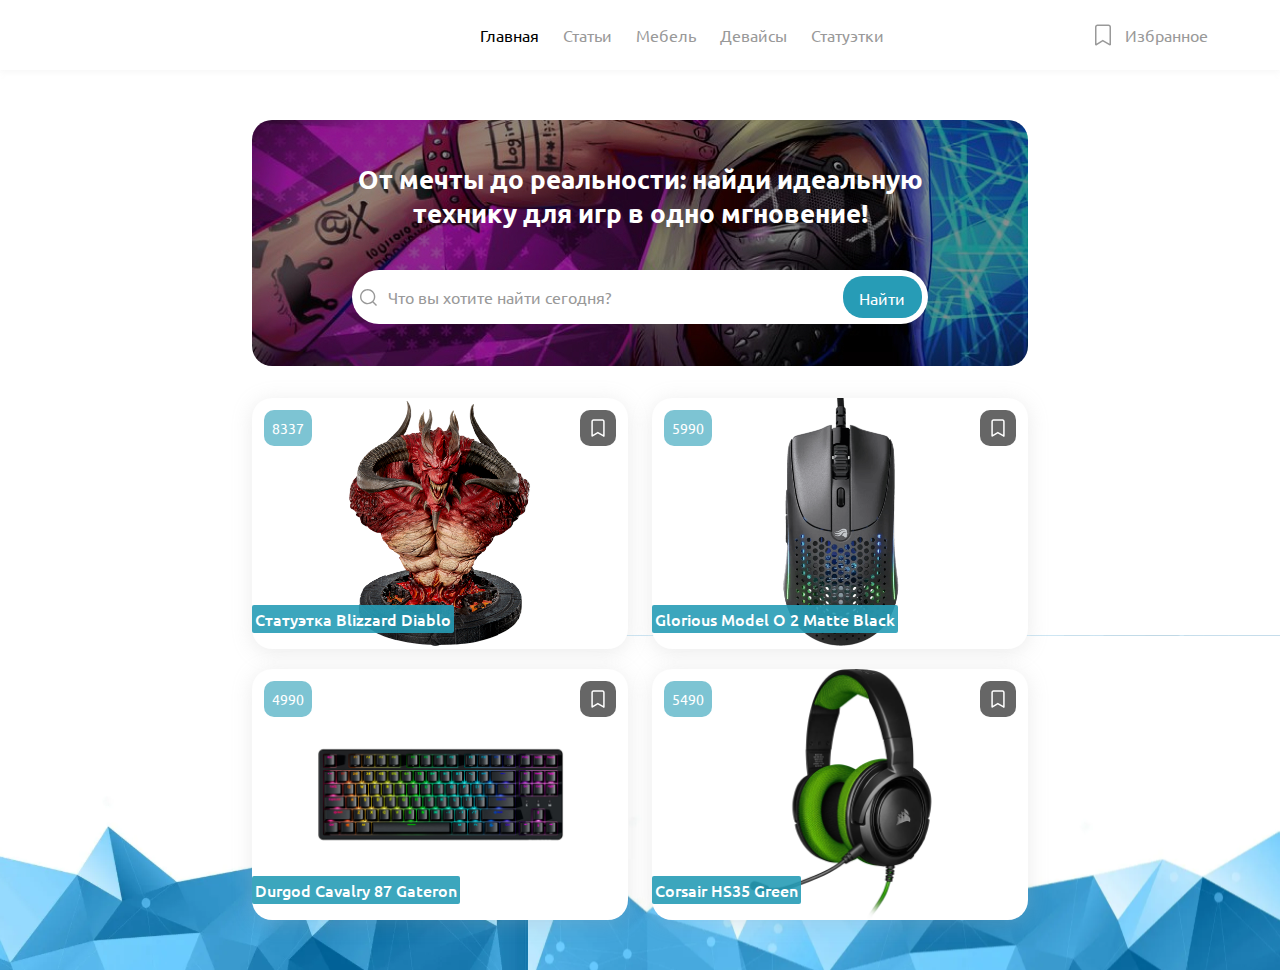
<file: index.html>
<!DOCTYPE html>
<html lang="ru">
  <head>
    <meta charset="UTF-8" />
    <meta name="viewport" content="width=device-width, initial-scale=1.0" />
    <title>Game</title>

    <link rel="stylesheet" href="./css/reset.css" />
    <link rel="stylesheet" href="./css/style.css" />

    <link rel="preconnect" href="https://fonts.googleapis.com" />
    <link rel="preconnect" href="https://fonts.gstatic.com" crossorigin />
    <link
      href="https://fonts.googleapis.com/css2?family=Ubuntu:ital,wght@0,300;0,400;0,500;0,700;1,300;1,400;1,500;1,700&display=swap"
      rel="stylesheet"
    />
  </head>
  <body>
    <header>
      <a href="./index.html"><img src="./img/logo.svg" alt="LOGO" /></a>
      <nav class="header__menu">
        <ul>
          <li><a href="./index.html">Главная</a></li>
          <li><a href="./article.html">Статьи</a></li>
          <li><a href="./furniture.html">Мебель</a></li>
          <li><a href="./device.html">Девайсы</a></li>
          <li><a href="./figurines.html">Статуэтки</a></li>
        </ul>
      </nav>
      <div class="header__favorite">
        <img src="./img/закладка.svg" alt="закладка" />
        <a href="">Избранное</a>
      </div>
      <a href=""><img src="./img/акк.svg" alt="аккаунт" /></a>
    </header>
    <main>
      <div class="wrapper">
        <div class="wrapper__search">
          <h1>
            От мечты до реальности: найди идеальную технику для игр в одно
            мгновение!
          </h1>
          <div class="wrapper__search-block">
            <img src="/img/поиск.svg" alt="поиск" width="17" height="17" />
            <input
              type="text"
              placeholder="Что вы хотите найти сегодня?"
            />
            <button>Найти</button>
          </div>
        </div>
        <div class="wrapper__content">
          <div class="wrapper__content-item">
            <a href="./figurineOne.html"></a>
            <div class="wrapper__content-cost">
              <span>8337</span>
            </div>
            <img src="/img/избранное.svg" alt="" />
            <h2>Статуэтка Blizzard Diablo</h2>
          </div>
          <div class="wrapper__content-item">
            <a href=""></a>
            <div class="wrapper__content-cost">
              <span>5990</span>
            </div>
            <img src="/img/избранное.svg" alt="" />
            <h2>Glorious Model O 2 Matte Black</h2>
          </div>
          <div class="wrapper__content-item">
            <a href=""></a>
            <div class="wrapper__content-cost">
              <span>4990</span>
            </div>
            <img src="/img/избранное.svg" alt="" />
            <h2>Durgod Cavalry 87 Gateron</h2>
          </div>
          <div class="wrapper__content-item">
            <a href=""></a>
            <div class="wrapper__content-cost">
              <span>5490</span>
            </div>
            <img src="/img/избранное.svg" alt="" />
            <h2>Corsair HS35 Green</h2>
          </div>
        </div>
      </div>
    </main>
    <img class="backgroundBottom" src="./img/backgroundBottom.svg" alt="" />
  </body>
</html>
</file>
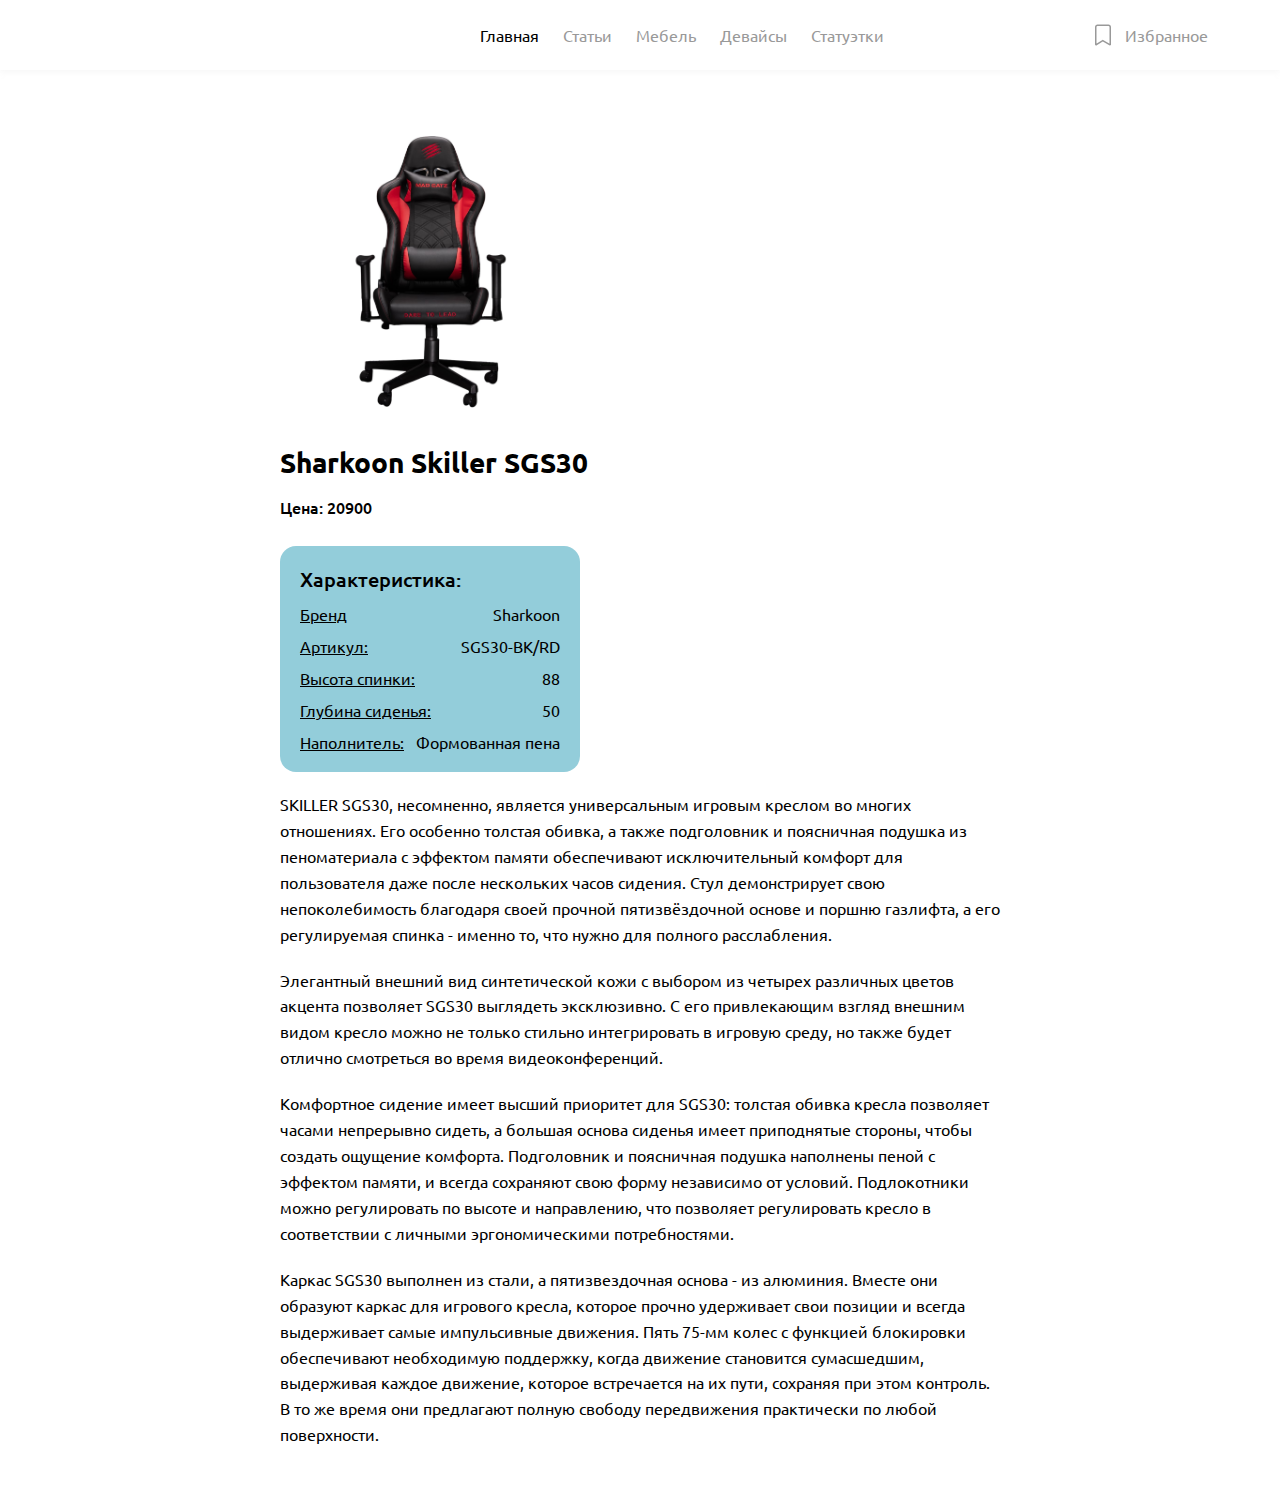
<file: armchair.html>
<!DOCTYPE html>
<html lang="ru">
<head>
  <meta charset="UTF-8">
  <meta name="viewport" content="width=device-width, initial-scale=1.0">
  <title>Game</title>

  <link rel="stylesheet" href="./css/reset.css">
  <link rel="stylesheet" href="./css/style.css">
  <link rel="stylesheet" href="./css/figurineOne.css">

  <link rel="preconnect" href="https://fonts.googleapis.com">
  <link rel="preconnect" href="https://fonts.gstatic.com" crossorigin>
  <link href="https://fonts.googleapis.com/css2?family=Ubuntu:ital,wght@0,300;0,400;0,500;0,700;1,300;1,400;1,500;1,700&display=swap" rel="stylesheet">
</head>
<body>
  <header>
    <a href="./index.html"><img src="./img/logo.svg" alt="LOGO" /></a>
    <nav class="header__menu">
      <ul>
        <li><a href="./index.html">Главная</a></li>
        <li><a href="./article.html">Статьи</a></li>
        <li><a href="./furniture.html">Мебель</a></li>
        <li><a href="./device.html">Девайсы</a></li>
        <li><a href="./figurines.html">Статуэтки</a></li>
      </ul>
    </nav>
    <div class="header__favorite">
      <img src="./img/закладка.svg" alt="закладка" />
      <a href="">Избранное</a>
    </div>
    <a href=""><img src="./img/акк.svg" alt="аккаунт" /></a>
  </header>
  <main>
    <div class="wrapper">
      <img src="./img/furniture/1.jpg" alt="">
      <h4>Sharkoon Skiller SGS30</h4>
      <div class="wrapper__complex">
        <div class="wrapper__complex-cost">
          <h5>Цена: 20900</h4>
        </div>
      </div>
      <div class="wrapper__сharacteristic">
        <h6>Характеристика:</h6>
        <div class="wrapper__сharacteristic-item">
          <span>Бренд</span>
          <span>Sharkoon</span>
        </div>
        <div class="wrapper__сharacteristic-item">
          <span>Артикул:</span>
          <span>SGS30-BK/RD</span>
        </div>
        <div class="wrapper__сharacteristic-item">
          <span>Высота спинки:</span>
          <span>88</span>
        </div>
        <div class="wrapper__сharacteristic-item">
          <span>Глубина сиденья:</span>
          <span>50</span>
        </div>
        <div class="wrapper__сharacteristic-item">
          <span>Наполнитель:</span>
          <span>Формованная пена</span>
        </div>
      </div>
      <p>SKILLER SGS30, несомненно, является универсальным игровым креслом во многих отношениях. Его особенно толстая обивка, а также подголовник и поясничная подушка из пеноматериала с эффектом памяти обеспечивают исключительный комфорт для пользователя даже после нескольких часов сидения. Стул демонстрирует свою непоколебимость благодаря своей прочной пятизвёздочной основе и поршню газлифта, а его регулируемая спинка - именно то, что нужно для полного расслабления.</p>
      <p>Элегантный внешний вид синтетической кожи с выбором из четырех различных цветов акцента позволяет SGS30 выглядеть эксклюзивно. С его привлекающим взгляд внешним видом кресло можно не только стильно интегрировать в игровую среду, но также будет отлично смотреться во время видеоконференций.</p>
      <p>Комфортное сидение имеет высший приоритет для SGS30: толстая обивка кресла позволяет часами непрерывно сидеть, а большая основа сиденья имеет приподнятые стороны, чтобы создать ощущение комфорта. Подголовник и поясничная подушка наполнены пеной с эффектом памяти, и всегда сохраняют свою форму независимо от условий. Подлокотники можно регулировать по высоте и направлению, что позволяет регулировать кресло в соответствии с личными эргономическими потребностями.</p>
      <p>Каркас SGS30 выполнен из стали, а пятизвездочная основа - из алюминия. Вместе они образуют каркас для игрового кресла, которое прочно удерживает свои позиции и всегда выдерживает самые импульсивные движения. Пять 75-мм колес с функцией блокировки обеспечивают необходимую поддержку, когда движение становится сумасшедшим, выдерживая каждое движение, которое встречается на их пути, сохраняя при этом контроль. В то же время они предлагают полную свободу передвижения практически по любой поверхности.</p>
    </div>
  </main>
</body>
</html>
</file>
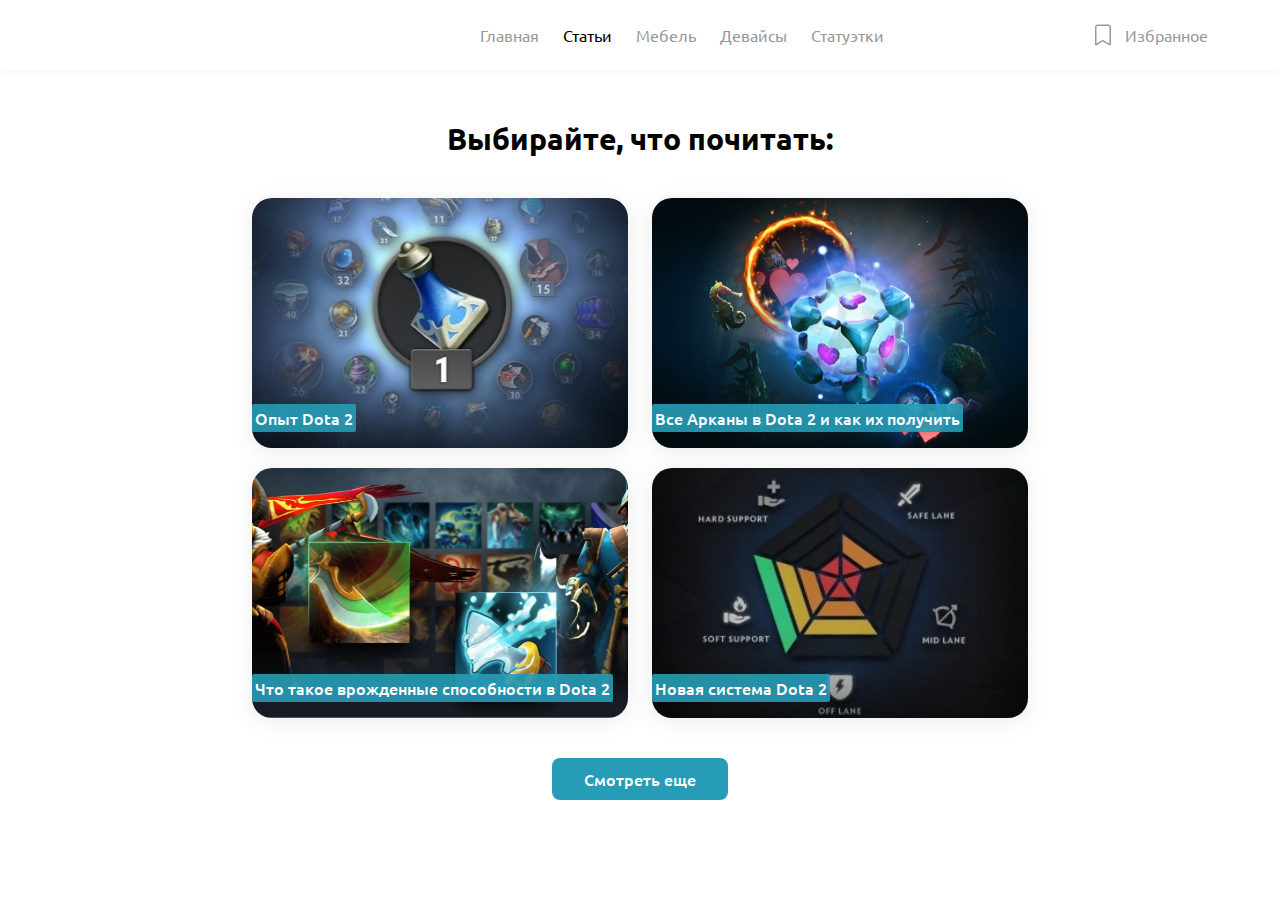
<file: article.html>
<!DOCTYPE html>
<html lang="ru">
<head>
  <meta charset="UTF-8">
  <meta name="viewport" content="width=device-width, initial-scale=1.0">
  <title>Game</title>

  <link rel="stylesheet" href="./css/reset.css">
  <link rel="stylesheet" href="./css/style.css">
  <link rel="stylesheet" href="./css/article.css">

  <link rel="preconnect" href="https://fonts.googleapis.com">
  <link rel="preconnect" href="https://fonts.gstatic.com" crossorigin>
  <link href="https://fonts.googleapis.com/css2?family=Ubuntu:ital,wght@0,300;0,400;0,500;0,700;1,300;1,400;1,500;1,700&display=swap" rel="stylesheet">
</head>
<body>
  <header>
    <a href="./index.html"><img src="./img/logo.svg" alt="LOGO" /></a>
    <nav class="header__menu">
      <ul>
        <li><a href="./index.html">Главная</a></li>
        <li><a href="./article.html">Статьи</a></li>
        <li><a href="./furniture.html">Мебель</a></li>
        <li><a href="./device.html">Девайсы</a></li>
        <li><a href="./figurines.html">Статуэтки</a></li>
      </ul>
    </nav>
    <div class="header__favorite">
      <img src="./img/закладка.svg" alt="закладка" />
      <a href="">Избранное</a>
    </div>
    <a href=""><img src="./img/акк.svg" alt="аккаунт" /></a>
  </header>
  <main>
    <div class="wrapper">
      <h3>Выбирайте, что почитать:</h3>
      <div class="wrapper__content">
        <div class="wrapper__content-item">
          <a href="./articleOne.html"></a>
          <h2>Опыт Dota 2</h2>
        </div>
        <div class="wrapper__content-item">
          <a href=""></a>
          <h2>Все Арканы в Dota 2 и как их получить</h2>
        </div>
        <div class="wrapper__content-item">
          <a href=""></a>
          <h2>Что такое врожденные способности в Dota 2</h2>
        </div>
        <div class="wrapper__content-item">
          <a href=""></a>
          <h2>Новая система Dota 2</h2>
        </div>
      </div>
      <button>Смотреть еще</button>
    </div>
  </main>
</body>
</html>
</file>
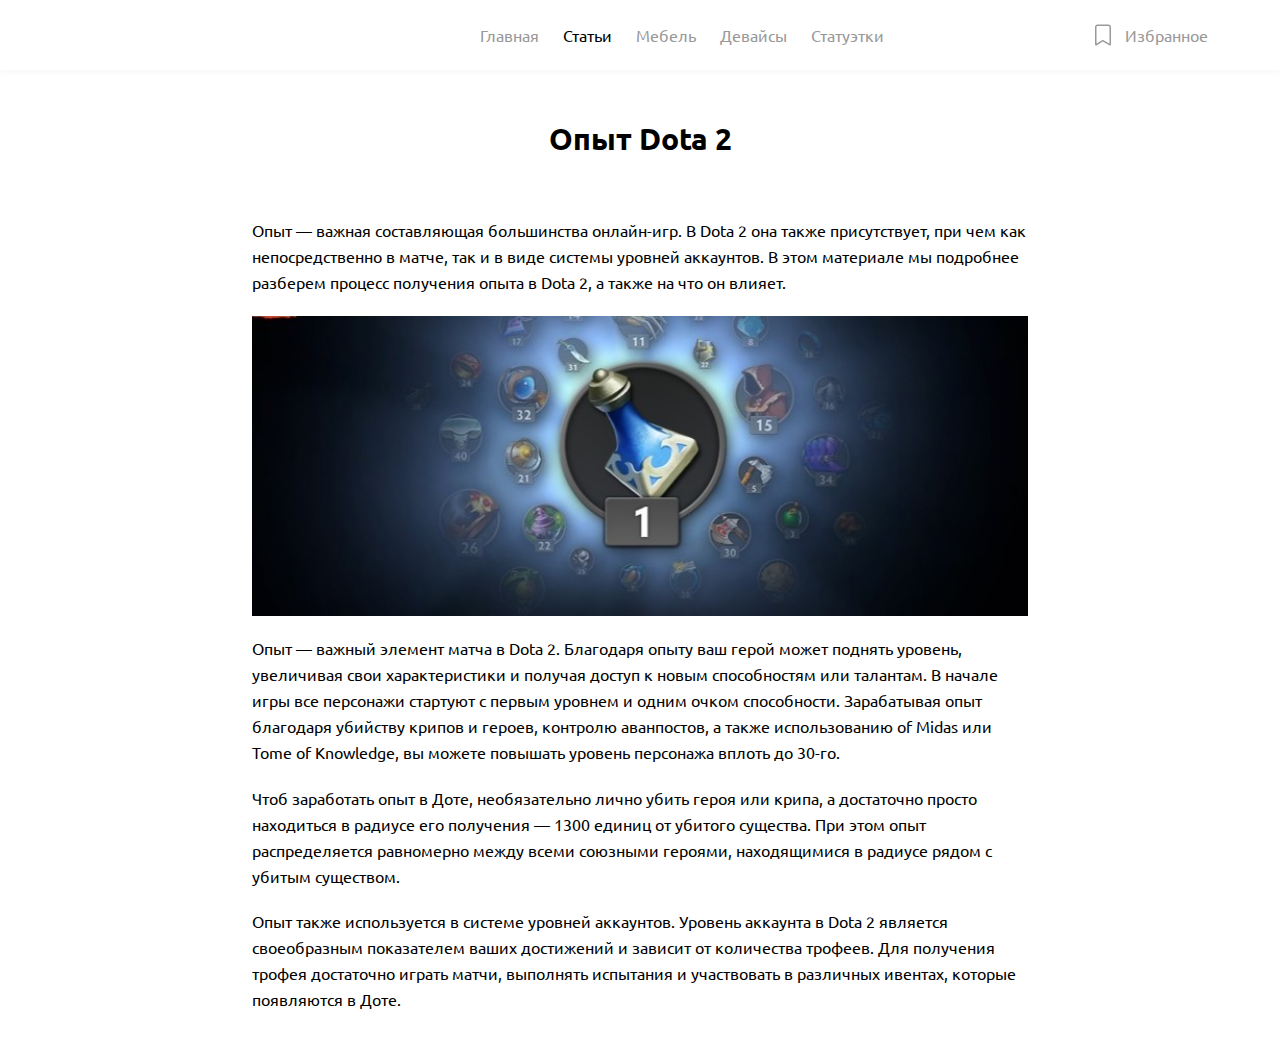
<file: articleOne.html>
<!DOCTYPE html>
<html lang="ru">
<head>
  <meta charset="UTF-8">
  <meta name="viewport" content="width=device-width, initial-scale=1.0">
  <title>Game</title>

  <link rel="stylesheet" href="./css/reset.css">
  <link rel="stylesheet" href="./css/style.css">
  <link rel="stylesheet" href="./css/arcticleOne.css">

  <link rel="preconnect" href="https://fonts.googleapis.com">
  <link rel="preconnect" href="https://fonts.gstatic.com" crossorigin>
  <link href="https://fonts.googleapis.com/css2?family=Ubuntu:ital,wght@0,300;0,400;0,500;0,700;1,300;1,400;1,500;1,700&display=swap" rel="stylesheet">
</head>
<body>
  <header>
    <a href="./index.html"><img src="./img/logo.svg" alt="LOGO" /></a>
    <nav class="header__menu">
      <ul>
        <li><a href="./index.html">Главная</a></li>
        <li><a href="./article.html">Статьи</a></li>
        <li><a href="./furniture.html">Мебель</a></li>
        <li><a href="./device.html">Девайсы</a></li>
        <li><a href="./figurines.html">Статуэтки</a></li>
      </ul>
    </nav>
    <div class="header__favorite">
      <img src="./img/закладка.svg" alt="закладка" />
      <a href="">Избранное</a>
    </div>
    <a href=""><img src="./img/акк.svg" alt="аккаунт" /></a>
  </header>
  <main>
    <div class="wrapper">
      <h3>Опыт Dota 2</h3>
      <p>Опыт — важная составляющая большинства онлайн-игр. В Dota 2 она также присутствует, при чем как непосредственно в матче, так и в виде системы уровней аккаунтов. В этом материале мы подробнее разберем процесс получения опыта в Dota 2, а также на что он влияет.</p>
      <img src="./img/article/dota2.jpg" alt="">
      <p>Опыт — важный элемент матча в Dota 2. Благодаря опыту ваш герой может поднять уровень, увеличивая свои характеристики и получая доступ к новым способностям или талантам. В начале игры все персонажи стартуют с первым уровнем и одним очком способности. Зарабатывая опыт благодаря убийству крипов и героев, контролю аванпостов, а также использованию of Midas или Tome of Knowledge, вы можете повышать уровень персонажа вплоть до 30-го.</p>
      <p>Чтоб заработать опыт в Доте, необязательно лично убить героя или крипа, а достаточно просто находиться в радиусе его получения — 1300 единиц от убитого существа. При этом опыт распределяется равномерно между всеми союзными героями, находящимися в радиусе рядом с убитым существом. </p>
      <p>Опыт также используется в системе уровней аккаунтов. Уровень аккаунта в Dota 2 является своеобразным показателем ваших достижений и зависит от количества трофеев. Для получения трофея достаточно играть матчи, выполнять испытания и участвовать в различных ивентах, которые появляются в Доте.</p>
    </div>
  </main>
</body>
</html>
</file>
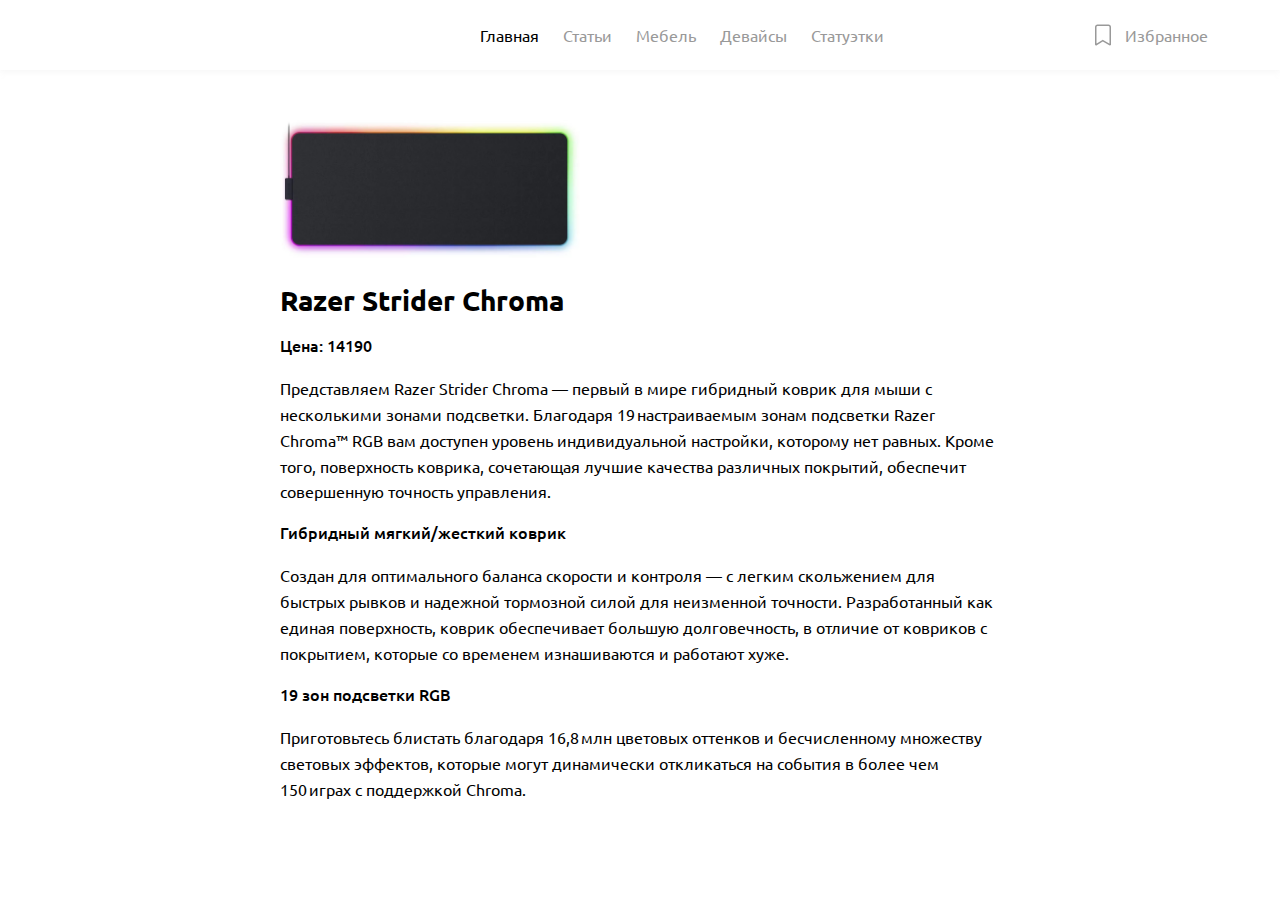
<file: carpet.html>
<!DOCTYPE html>
<html lang="ru">
<head>
  <meta charset="UTF-8">
  <meta name="viewport" content="width=device-width, initial-scale=1.0">
  <title>Game</title>

  <link rel="stylesheet" href="./css/reset.css">
  <link rel="stylesheet" href="./css/style.css">
  <link rel="stylesheet" href="./css/figurineOne.css">

  <link rel="preconnect" href="https://fonts.googleapis.com">
  <link rel="preconnect" href="https://fonts.gstatic.com" crossorigin>
  <link href="https://fonts.googleapis.com/css2?family=Ubuntu:ital,wght@0,300;0,400;0,500;0,700;1,300;1,400;1,500;1,700&display=swap" rel="stylesheet">
</head>
<body>
  <header>
    <a href="./index.html"><img src="./img/logo.svg" alt="LOGO" /></a>
    <nav class="header__menu">
      <ul>
        <li><a href="./index.html">Главная</a></li>
        <li><a href="./article.html">Статьи</a></li>
        <li><a href="./furniture.html">Мебель</a></li>
        <li><a href="./device.html">Девайсы</a></li>
        <li><a href="./figurines.html">Статуэтки</a></li>
      </ul>
    </nav>
    <div class="header__favorite">
      <img src="./img/закладка.svg" alt="закладка" />
      <a href="">Избранное</a>
    </div>
    <a href=""><img src="./img/акк.svg" alt="аккаунт" /></a>
  </header>
  <main>
    <div class="wrapper">
      <img src="./img/device/1.jpg" alt="">
      <h4>Razer Strider Chroma</h4>
      <div class="wrapper__complex">
        <div class="wrapper__complex-cost">
          <h5>Цена: 14190</h4>
        </div>
      </div>
      <p>Представляем Razer Strider Chroma — первый в мире гибридный коврик для мыши с несколькими зонами подсветки. Благодаря 19 настраиваемым зонам подсветки Razer Chroma™ RGB вам доступен уровень индивидуальной настройки, которому нет равных. Кроме того, поверхность коврика, сочетающая лучшие качества различных покрытий, обеспечит совершенную точность управления.</p>
      <h5>Гибридный мягкий/жесткий коврик</h5>
      <p>Cоздан для оптимального баланса скорости и контроля — с легким скольжением для быстрых рывков и надежной тормозной силой для неизменной точности. Разработанный как единая поверхность, коврик обеспечивает большую долговечность, в отличие от ковриков с покрытием, которые со временем изнашиваются и работают хуже.</p>
      <h5>19 зон подсветки RGB</h5>
      <p>Приготовьтесь блистать благодаря 16,8 млн цветовых оттенков и бесчисленному множеству световых эффектов, которые могут динамически откликаться на события в более чем 150 играх с поддержкой Chroma.</p>
    </div>
  </main>
</body>
</html>
</file>
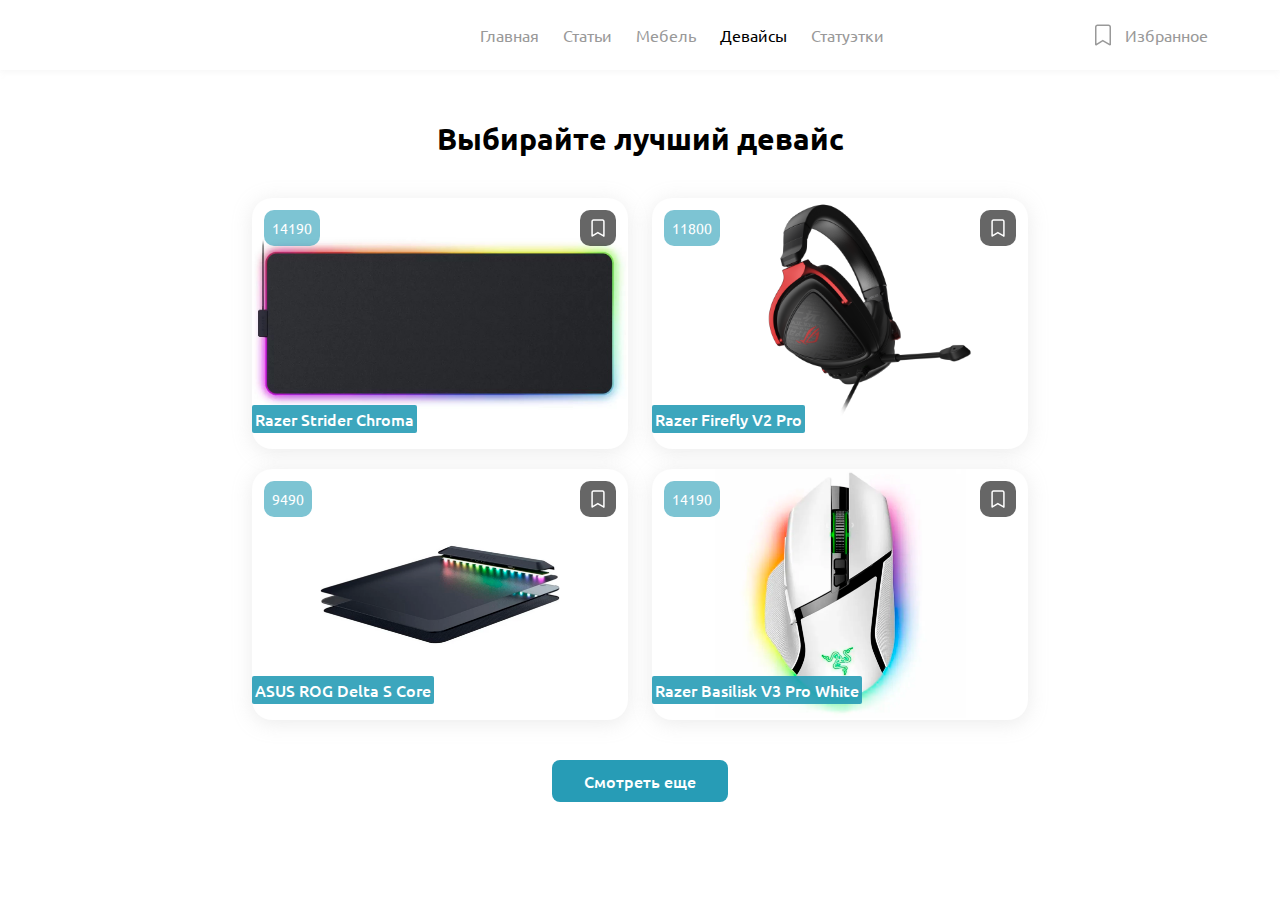
<file: device.html>
<!DOCTYPE html>
<html lang="ru">
<head>
  <meta charset="UTF-8">
  <meta name="viewport" content="width=device-width, initial-scale=1.0">
  <title>Game</title>

  <link rel="stylesheet" href="./css/reset.css">
  <link rel="stylesheet" href="./css/style.css">
  <link rel="stylesheet" href="./css/device.css">

  <link rel="preconnect" href="https://fonts.googleapis.com">
  <link rel="preconnect" href="https://fonts.gstatic.com" crossorigin>
  <link href="https://fonts.googleapis.com/css2?family=Ubuntu:ital,wght@0,300;0,400;0,500;0,700;1,300;1,400;1,500;1,700&display=swap" rel="stylesheet">
</head>
<body>
  <header>
    <a href="./index.html"><img src="./img/logo.svg" alt="LOGO" /></a>
    <nav class="header__menu">
      <ul>
        <li><a href="./index.html">Главная</a></li>
        <li><a href="./article.html">Статьи</a></li>
        <li><a href="./furniture.html">Мебель</a></li>
        <li><a href="./device.html">Девайсы</a></li>
        <li><a href="./figurines.html">Статуэтки</a></li>
      </ul>
    </nav>
    <div class="header__favorite">
      <img src="./img/закладка.svg" alt="закладка" />
      <a href="">Избранное</a>
    </div>
    <a href=""><img src="./img/акк.svg" alt="аккаунт" /></a>
  </header>
  <main>
    <div class="wrapper">
      <h3>Выбирайте лучший девайс</h3>
      <div class="wrapper__content">
        <div class="wrapper__content-item">
          <a href="./carpet.html"></a>
          <div class="wrapper__content-cost">

            <span>14190</span>
          </div>
          <img src="/img/избранное.svg" alt="">
          <h2>Razer Strider Chroma</h2>
        </div>
        <div class="wrapper__content-item">
          <a href=""></a>
          <div class="wrapper__content-cost">

            <span>11800</span>
          </div>
          <img src="/img/избранное.svg" alt="">
          <h2>Razer Firefly V2 Pro</h2>
        </div>
        <div class="wrapper__content-item">
          <a href=""></a>
          <div class="wrapper__content-cost">

            <span>9490</span>
          </div>
          <img src="/img/избранное.svg" alt="">
          <h2>ASUS ROG Delta S Сore</h2>
        </div>
        <div class="wrapper__content-item">
          <a href=""></a>
          <div class="wrapper__content-cost">

            <span>14190</span>
          </div>
          <img src="/img/избранное.svg" alt="">
          <h2>Razer Basilisk V3 Pro White</h2>
        </div>
      </div>
      <button>Смотреть еще</button>
    </div>
  </main>
</body>
</html>
</file>
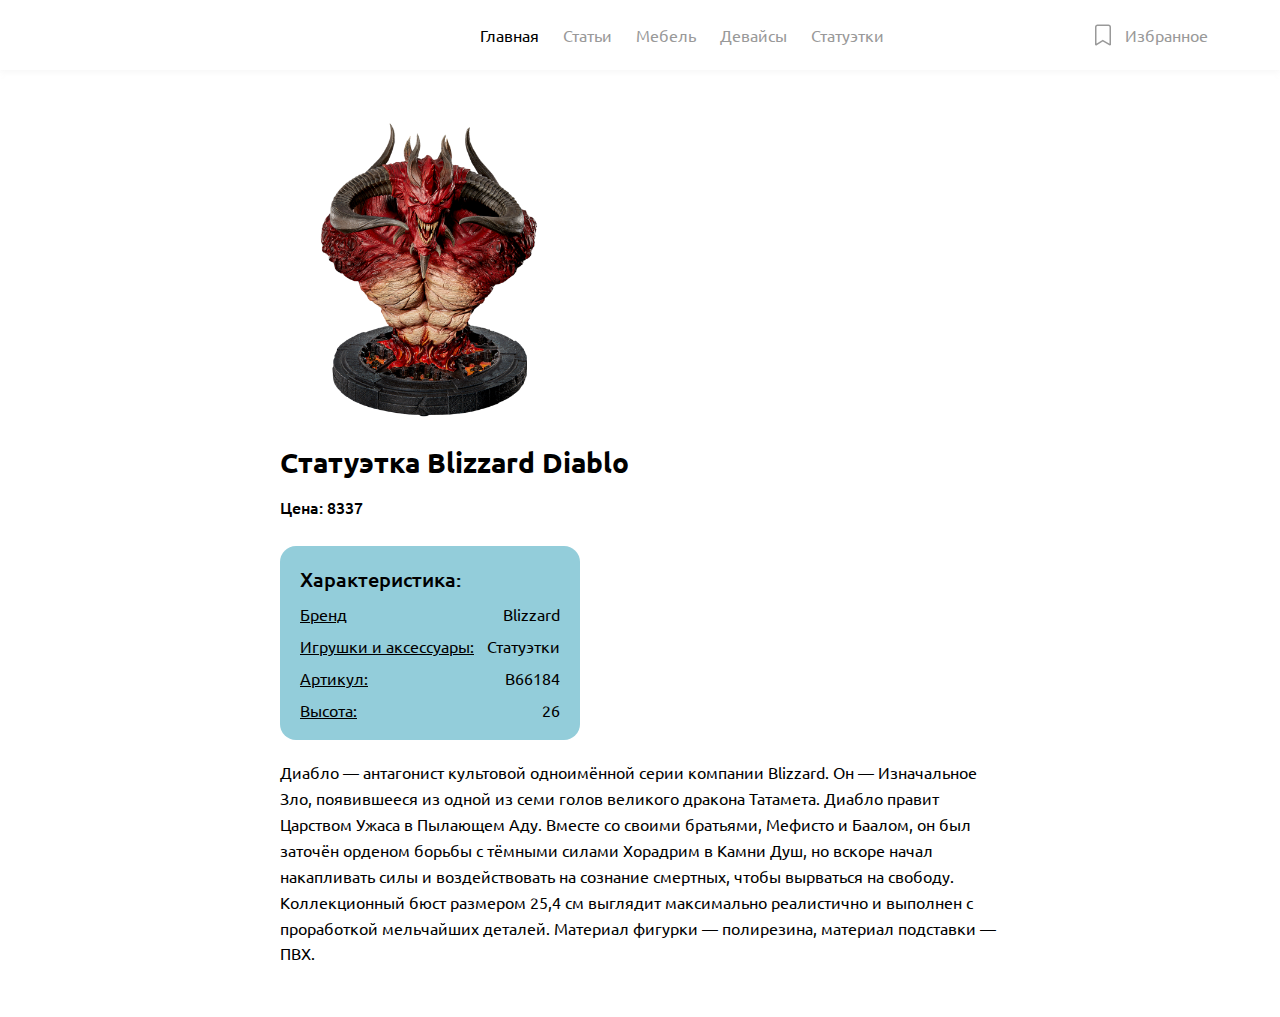
<file: figurineOne.html>
<!DOCTYPE html>
<html lang="ru">
<head>
  <meta charset="UTF-8">
  <meta name="viewport" content="width=device-width, initial-scale=1.0">
  <title>Game</title>

  <link rel="stylesheet" href="./css/reset.css">
  <link rel="stylesheet" href="./css/style.css">
  <link rel="stylesheet" href="./css/figurineOne.css">

  <link rel="preconnect" href="https://fonts.googleapis.com">
  <link rel="preconnect" href="https://fonts.gstatic.com" crossorigin>
  <link href="https://fonts.googleapis.com/css2?family=Ubuntu:ital,wght@0,300;0,400;0,500;0,700;1,300;1,400;1,500;1,700&display=swap" rel="stylesheet">
</head>
<body>
  <header>
    <a href="./index.html"><img src="./img/logo.svg" alt="LOGO" /></a>
    <nav class="header__menu">
      <ul>
        <li><a href="./index.html">Главная</a></li>
        <li><a href="./article.html">Статьи</a></li>
        <li><a href="./furniture.html">Мебель</a></li>
        <li><a href="./device.html">Девайсы</a></li>
        <li><a href="./figurines.html">Статуэтки</a></li>
      </ul>
    </nav>
    <div class="header__favorite">
      <img src="./img/закладка.svg" alt="закладка" />
      <a href="">Избранное</a>
    </div>
    <a href=""><img src="./img/акк.svg" alt="аккаунт" /></a>
  </header>
  <main>
    <div class="wrapper">
      <img src="./img/main/фото.png" alt="">
      <h4>Статуэтка Blizzard Diablo</h4>
      <div class="wrapper__complex">
        <div class="wrapper__complex-cost">
          <h5>Цена: 8337</h4>
        </div>
      </div>
      <div class="wrapper__сharacteristic">
        <h6>Характеристика:</h6>
        <div class="wrapper__сharacteristic-item">
          <span>Бренд</span>
          <span>Blizzard</span>
        </div>
        <div class="wrapper__сharacteristic-item">
          <span>Игрушки и аксессуары:</span>
          <span>Статуэтки</span>
        </div>
        <div class="wrapper__сharacteristic-item">
          <span>Артикул:</span>
          <span>B66184</span>
        </div>
        <div class="wrapper__сharacteristic-item">
          <span>Высота:</span>
          <span>26</span>
        </div>
      </div>
      <p>Диабло — антагонист культовой одноимённой серии компании Blizzard. Он — Изначальное Зло, появившееся из одной из семи голов великого дракона Татамета. Диабло правит Царством Ужаса в Пылающем Аду. Вместе со своими братьями, Мефисто и Баалом, он был заточён орденом борьбы с тёмными силами Хорадрим в Камни Душ, но вскоре начал накапливать силы и воздействовать на сознание смертных, чтобы вырваться на свободу.

        Коллекционный бюст размером 25,4 см выглядит максимально реалистично и выполнен с проработкой мельчайших деталей. Материал фигурки — полирезина, материал подставки — ПВХ.</p>
    </div>
  </main>
</body>
</html>
</file>
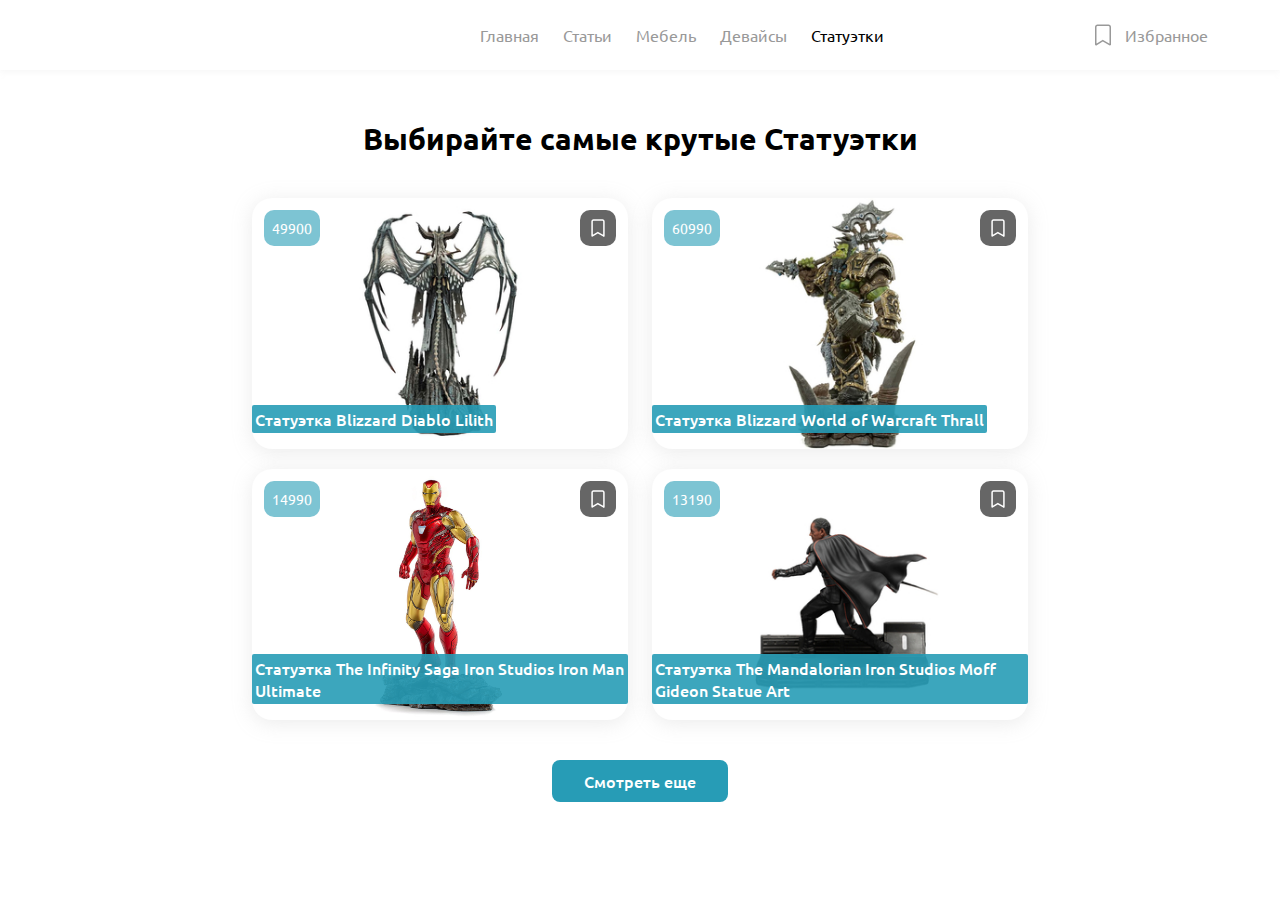
<file: figurines.html>
<!DOCTYPE html>
<html lang="ru">
<head>
  <meta charset="UTF-8">
  <meta name="viewport" content="width=device-width, initial-scale=1.0">
  <title>Game</title>

  <link rel="stylesheet" href="./css/reset.css">
  <link rel="stylesheet" href="./css/style.css">
  <link rel="stylesheet" href="./css/figurines.css">

  <link rel="preconnect" href="https://fonts.googleapis.com">
  <link rel="preconnect" href="https://fonts.gstatic.com" crossorigin>
  <link href="https://fonts.googleapis.com/css2?family=Ubuntu:ital,wght@0,300;0,400;0,500;0,700;1,300;1,400;1,500;1,700&display=swap" rel="stylesheet">
</head>
<body>
  <header>
    <a href="./index.html"><img src="./img/logo.svg" alt="LOGO" /></a>
    <nav class="header__menu">
      <ul>
        <li><a href="./index.html">Главная</a></li>
        <li><a href="./article.html">Статьи</a></li>
        <li><a href="./furniture.html">Мебель</a></li>
        <li><a href="./device.html">Девайсы</a></li>
        <li><a href="./figurines.html">Статуэтки</a></li>
      </ul>
    </nav>
    <div class="header__favorite">
      <img src="./img/закладка.svg" alt="закладка" />
      <a href="">Избранное</a>
    </div>
    <a href=""><img src="./img/акк.svg" alt="аккаунт" /></a>
  </header>
  <main>
    <div class="wrapper">
      <h3>Выбирайте самые крутые Статуэтки</h3>
      <div class="wrapper__content">
        <div class="wrapper__content-item">
          <a href="./figurineTwo.html"></a>
          <div class="wrapper__content-cost">
            <span>49900</span>
          </div>
          <img src="/img/избранное.svg" alt="">
          <h2>Статуэтка Blizzard Diablo Lilith</h2>
        </div>
        <div class="wrapper__content-item">
          <a href=""></a>
          <div class="wrapper__content-cost">
            <span>60990</span>
          </div>
          <img src="/img/избранное.svg" alt="">
          <h2>Статуэтка Blizzard World of Warcraft Thrall</h2>
        </div>
        <div class="wrapper__content-item">
          <a href=""></a>
          <div class="wrapper__content-cost">
            <span>14990</span>
          </div>
          <img src="/img/избранное.svg" alt="">
          <h2>Статуэтка The Infinity Saga Iron Studios Iron Man Ultimate</h2>
        </div>
        <div class="wrapper__content-item">
          <a href=""></a>
          <div class="wrapper__content-cost">
            <span>13190</span>
          </div>
          <img src="/img/избранное.svg" alt="">
          <h2>Статуэтка The Mandalorian Iron Studios Moff Gideon Statue Art</h2>
        </div>
      </div>
      <button>Смотреть еще</button>
    </div>
  </main>
</body>
</html>
</file>
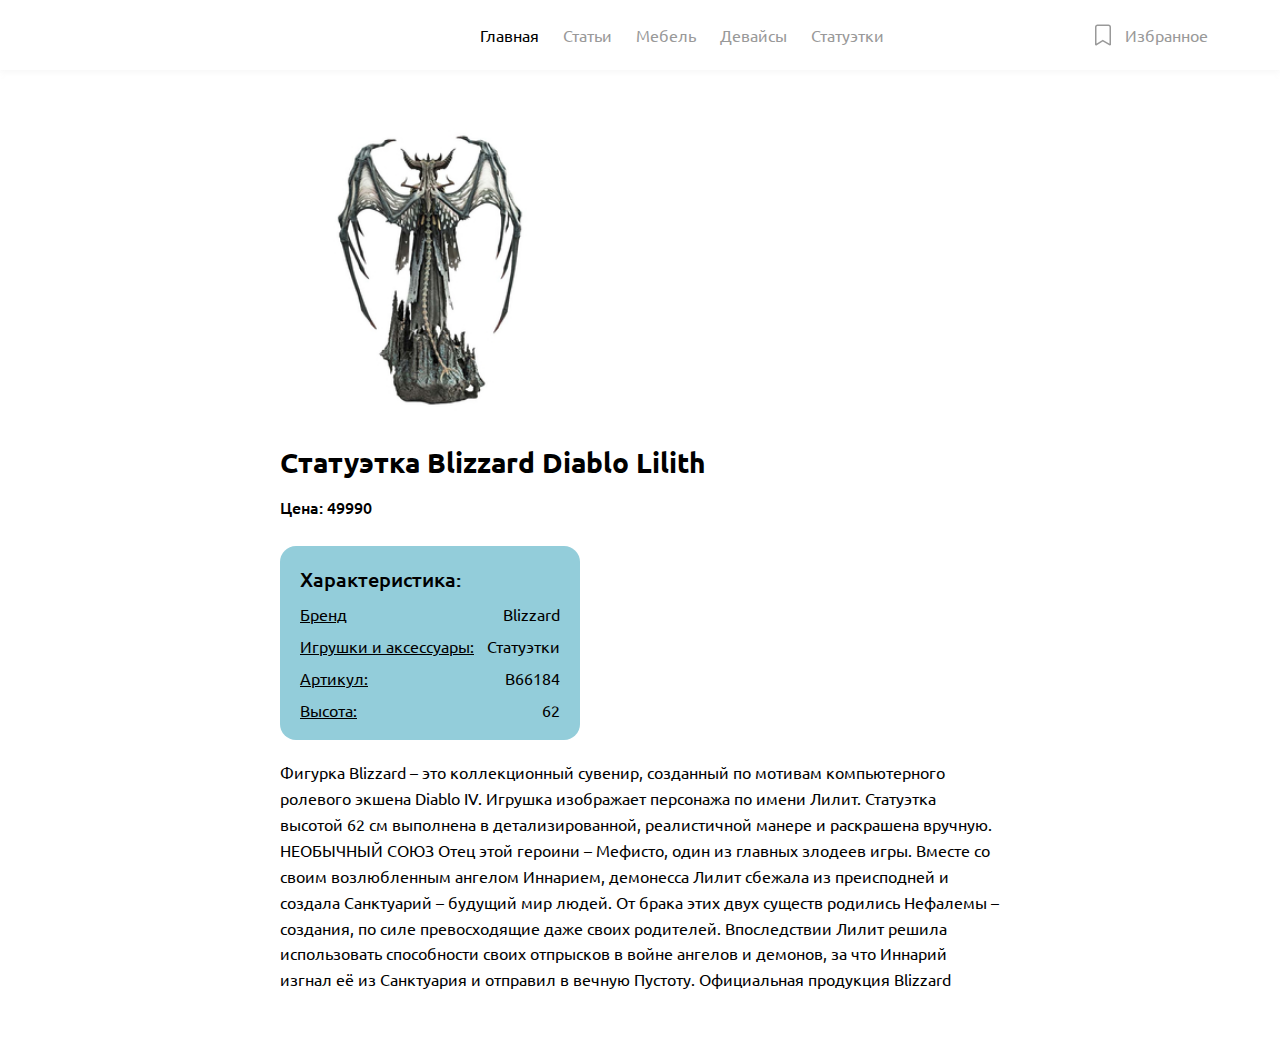
<file: figurineTwo.html>
<!DOCTYPE html>
<html lang="ru">
<head>
  <meta charset="UTF-8">
  <meta name="viewport" content="width=device-width, initial-scale=1.0">
  <title>Game</title>

  <link rel="stylesheet" href="./css/reset.css">
  <link rel="stylesheet" href="./css/style.css">
  <link rel="stylesheet" href="./css/figurineOne.css">

  <link rel="preconnect" href="https://fonts.googleapis.com">
  <link rel="preconnect" href="https://fonts.gstatic.com" crossorigin>
  <link href="https://fonts.googleapis.com/css2?family=Ubuntu:ital,wght@0,300;0,400;0,500;0,700;1,300;1,400;1,500;1,700&display=swap" rel="stylesheet">
</head>
<body>
  <header>
    <a href="./index.html"><img src="./img/logo.svg" alt="LOGO" /></a>
    <nav class="header__menu">
      <ul>
        <li><a href="./index.html">Главная</a></li>
        <li><a href="./article.html">Статьи</a></li>
        <li><a href="./furniture.html">Мебель</a></li>
        <li><a href="./device.html">Девайсы</a></li>
        <li><a href="./figurines.html">Статуэтки</a></li>
      </ul>
    </nav>
    <div class="header__favorite">
      <img src="./img/закладка.svg" alt="закладка" />
      <a href="">Избранное</a>
    </div>
    <a href=""><img src="./img/акк.svg" alt="аккаунт" /></a>
  </header>
  <main>
    <div class="wrapper">
      <img src="./img/figurines/1.jpg" alt="">
      <h4>Статуэтка Blizzard Diablo Lilith</h4>
      <div class="wrapper__complex">
        <div class="wrapper__complex-cost">
          <h5>Цена: 49990</h4>
        </div>
      </div>
      <div class="wrapper__сharacteristic">
        <h6>Характеристика:</h6>
        <div class="wrapper__сharacteristic-item">
          <span>Бренд</span>
          <span>Blizzard</span>
        </div>
        <div class="wrapper__сharacteristic-item">
          <span>Игрушки и аксессуары:</span>
          <span>Статуэтки</span>
        </div>
        <div class="wrapper__сharacteristic-item">
          <span>Артикул:</span>
          <span>B66184</span>
        </div>
        <div class="wrapper__сharacteristic-item">
          <span>Высота:</span>
          <span>62</span>
        </div>
      </div>
      <p>Фигурка Blizzard – это коллекционный сувенир, созданный по мотивам компьютерного ролевого экшена Diablo IV. Игрушка изображает персонажа по имени Лилит. Статуэтка высотой 62 см выполнена в детализированной, реалистичной манере и раскрашена вручную.

        НЕОБЫЧНЫЙ СОЮЗ
        Отец этой героини – Мефисто, один из главных злодеев игры. Вместе со своим возлюбленным ангелом Иннарием, демонесса Лилит сбежала из преисподней и создала Санктуарий – будущий мир людей. От брака этих двух существ родились Нефалемы – создания, по силе превосходящие даже своих родителей. Впоследствии Лилит решила использовать способности своих отпрысков в войне ангелов и демонов, за что Иннарий изгнал её из Санктуария и отправил в вечную Пустоту.

        Официальная продукция Blizzard</p>
    </div>
  </main>
</body>
</html>
</file>
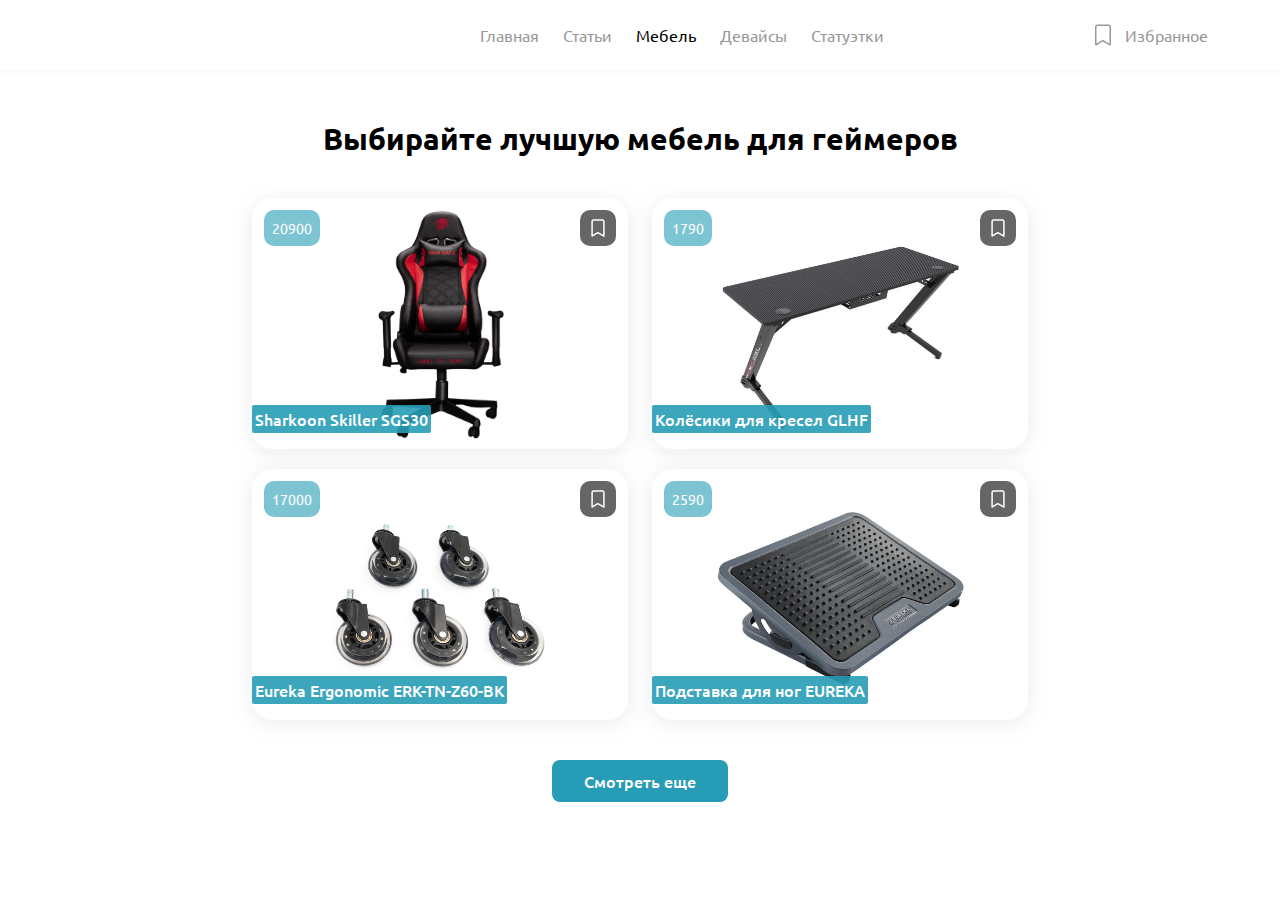
<file: furniture.html>
<!DOCTYPE html>
<html lang="ru">
<head>
  <meta charset="UTF-8">
  <meta name="viewport" content="width=device-width, initial-scale=1.0">
  <title>Game</title>

  <link rel="stylesheet" href="./css/reset.css">
  <link rel="stylesheet" href="./css/style.css">
  <link rel="stylesheet" href="./css/furniture.css">

  <link rel="preconnect" href="https://fonts.googleapis.com">
  <link rel="preconnect" href="https://fonts.gstatic.com" crossorigin>
  <link href="https://fonts.googleapis.com/css2?family=Ubuntu:ital,wght@0,300;0,400;0,500;0,700;1,300;1,400;1,500;1,700&display=swap" rel="stylesheet">
</head>
<body>
  <header>
    <a href="./index.html"><img src="./img/logo.svg" alt="LOGO" /></a>
    <nav class="header__menu">
      <ul>
        <li><a href="./index.html">Главная</a></li>
        <li><a href="./article.html">Статьи</a></li>
        <li><a href="./furniture.html">Мебель</a></li>
        <li><a href="./device.html">Девайсы</a></li>
        <li><a href="./figurines.html">Статуэтки</a></li>
      </ul>
    </nav>
    <div class="header__favorite">
      <img src="./img/закладка.svg" alt="закладка" />
      <a href="">Избранное</a>
    </div>
    <a href=""><img src="./img/акк.svg" alt="аккаунт" /></a>
  </header>
  <main>
    <div class="wrapper">
      <h3>Выбирайте лучшую мебель для геймеров </h3>
      <div class="wrapper__content">
        <div class="wrapper__content-item">
          <a href="./armchair.html"></a>
          <div class="wrapper__content-cost">
            <span>20900</span>
          </div>
          <img src="/img/избранное.svg" alt="">
          <h2>Sharkoon Skiller SGS30</h2>
        </div>
        <div class="wrapper__content-item">
          <a href=""></a>
          <div class="wrapper__content-cost">
            <span>1790</span>
          </div>
          <img src="/img/избранное.svg" alt="">
          <h2>Колёсики для кресел GLHF</h2>
        </div>
        <div class="wrapper__content-item">
          <a href=""></a>
          <div class="wrapper__content-cost">
            <span>17000</span>
          </div>
          <img src="/img/избранное.svg" alt="">
          <h2>Eureka Ergonomic ERK-TN-Z60-BK</h2>
        </div>
        <div class="wrapper__content-item">
          <a href=""></a>
          <div class="wrapper__content-cost">
            <span>2590</span>
          </div>
          <img src="/img/избранное.svg" alt="">
          <h2>Подставка для ног EUREKA</h2>
        </div>
      </div>
      <button>Смотреть еще</button>
    </div>
  </main>
</body>
</html>
</file>
<file: css/style.css>
:root {
  --font-family: "Ubuntu", sans-serif;
  --grey: #999;
  --black: #000;
  --white: #fff;
  font-family: var(--font-family);
}

body {
  position: relative;
}

header {
  width: 100%;
  height: 70px;
  padding-left: 132px;
  padding-right: 132px;
  display: flex;
  align-items: center;
  box-shadow: 0 2px 6px 0 rgba(218, 218, 218, 0.25);
}

.header__menu {
  margin-left: 348px;
  margin-right: 207px;
}

.header__menu > ul {
  display: flex;
  gap: 24px;
}

.header__favorite {
  display: flex;
  align-items: center;
  gap: 10px;
  margin-right: 32px;
  height: 24px;
}

.header__menu li,
.header__favorite {
  font-weight: 400;
  font-size: 16px;
  color: var(--grey);
}

.header__menu li:first-child {
  color: var(--black);
}

main {
  display: flex;
  justify-content: center;
  width: 100%;
  height: auto;
}

.wrapper {
  width: 776px;
  margin-top: 50px;
  margin-bottom: 50px;
}

.wrapper__search {
  display: flex;
  align-items: center;
  justify-content: center;
  flex-direction: column;
  gap: 40px;
  width: 100%;
  height: 246px;
  border-radius: 20px;
  background-image: url(/img/main/searchBack.jpg);
  background-repeat: no-repeat;
  background-size: cover;
  margin-bottom: 32px;
}

.wrapper__content {
  display: grid;
  grid-template-columns: repeat(2, 1fr);
  grid-template-rows: repeat(2, 1fr);
  grid-column-gap: 24px;
  grid-row-gap: 20px;
}

.wrapper__content-item {
  position: relative;
  box-shadow: 0 3px 20px 0 rgba(175, 175, 175, 0.25);
  background: var(--white);
  height: 251px;
  border-radius: 20px;
  background-image: url(/img/main/фото.png);
  background-repeat: no-repeat;
  background-size: contain;
  background-position: center;
}

.wrapper__content-item:nth-child(2) {
  background-image: url(/img/main/фото-3.png);
}

.wrapper__content-item:nth-child(3) {
  background-image: url(/img/main/фото-2.jpg);
}

.wrapper__content-item:nth-child(4) {
  background-image: url(/img/main/фото-4.png);
}

h1 {
  width: 576px;
  font-family: var(--font-family);
  font-weight: 700;
  font-size: 26px;
  text-align: center;
  color: var(--white);
}

h2 {
  position: absolute;
  font-weight: 500;
  color: var(--white);
  bottom: 16px;
  padding: 3px;
  border-radius: 2px;
  background: rgba(39, 156, 182, 0.9);
}

.wrapper__content-item > img {
  position: absolute;
  cursor: pointer;
  right: 12px;
  top: 12px;
}

.wrapper__content-cost {
  position: absolute;
  left: 12px;
  top: 12px;
  border-radius: 10px;
  padding: 8px;
  width: auto;
  height: 36px;
  background: rgba(39, 156, 182, 0.6);
  display: flex;
  align-items: center;
  gap: 4px;
}

.wrapper__content-cost > span {
  font-weight: 400;
  font-size: 14px;
  color: var(--white);
}

.wrapper__search-block {
  position: relative;
  display: flex;
  align-items: center;
  border-radius: 28px;
  padding: 6px 6px 6px 8px;
  width: 576px;
  height: 54px;
  background: var(--white);
}

.wrapper__search-block > button {
  position: absolute;
  border-radius: 20px;
  padding: 12px 16px;
  width: 79px;
  height: 42px;
  background: #279cb6;
  right: 6px;
  color: var(--white);
}

.wrapper__search-block > input {
  font-weight: 400;
  font-size: 16px;
  color: var(--grey);
  margin-left: 11px;
  width: 300px;
}

.wrapper__content-item > a {
  position: absolute;
  width: 100%;
  height: 100%;
  display: block;
}

h3 {
  font-weight: 700;
  font-size: 30px;
  text-align: center;
  color: var(--black);
  margin-bottom: 40px;
}

.wrapper > button {
  display: flex;
  justify-content: center;
  align-items: center;
  border-radius: 8px;
  padding: 12px 10px;
  width: 176px;
  height: 42px;
  background: #279cb6;
  cursor: pointer;

  font-weight: 500;
  font-size: 16px;
  color: var(--white);

  margin-left: 300px;
  margin-top: 40px;
}

h4 {
  font-weight: 700;
  font-size: 28px;
  color: var(--black);
  margin-top: 24px;
}

h5 {
  font-weight: 500;
  font-size: 16px;
  color: var(--black);
  margin-top: 16px;
}

.backgroundBottom {
  position: absolute;
  width: 100%;
  bottom: 0px;
  z-index: -1;
}
</file>
<file: css/figurineOne.css>
.wrapper  {
  display: flex;
  flex-direction: column;
  width: 720px;
}

.wrapper > img {
  border-radius: 10px;
  width: auto;
  height: auto;
  max-width: 300px;
  max-height: 300px;
  object-fit: contain;
}

.wrapper__complex {
  display: flex;
  gap: 44px;
}

.wrapper__complex > div {
  display: flex;
  flex-direction: column;
  gap: 8px;
}

h6 {
  font-family: var(--font-family);
  font-weight: 500;
  font-size: 20px;
  line-height: 130%;
  color: var(--black);
}

.wrapper__сharacteristic {
  display: flex;
  flex-direction: column;
  gap: 12px;
  border-radius: 16px;
  padding: 20px;
  width: 300px;
  height: auto;
  background: rgba(39, 156, 182, 0.5);
  margin-top: 28px;
}

.wrapper__сharacteristic-item {
  display: flex;
  justify-content: space-between;
}

.wrapper__сharacteristic-item > span:first-child {
  text-decoration: underline ;
}

.wrapper > h3 {
  text-align: left;
  margin-top: 28px;
}

.wrapper > p {
  font-weight: 400;
  font-size: 16px;
  line-height: 162%;
  color: var(--black);
  margin-top: 20px;
}
</file>
<file: css/article.css>
.wrapper__content-item {
  height: 250px;
  background-size: cover;
}

.wrapper__content-item:nth-child(1) {
  background-image: url(/img/article/dota2.jpg);
}

.wrapper__content-item:nth-child(2) {
  background-image: url(/img/article/arkan.jpg);
}

.wrapper__content-item:nth-child(3) {
  background-image: url(/img/article/sposobnosti.jpg);
}

.wrapper__content-item:nth-child(4) {
  background-image: url(/img/article/system.jpg);
}

.header__menu li:first-child {
  color: var(--grey);
}

.header__menu li:nth-child(2) {
  color: var(--black);
}
</file>
<file: css/arcticleOne.css>
.wrapper {
  display: flex;
  flex-direction: column;
  gap: 20px;
}

.wrapper > p,
.wrapper li {
  font-weight: 400;
  font-size: 16px;
  line-height: 162%;
  color: var(--black);
}

.wrapper h5 {
  font-weight: 500;
  font-size: 18px;
  line-height: 144%;
  color: var(--black);
}

.wrapper ul {
  list-style: disc;
}

.wrapper li {
  margin-top: 15px;
  margin-left: 25px;
}

.header__menu li:first-child {
  color: var(--grey);
}

.header__menu li:nth-child(2) {
  color: var(--black);
}
</file>
<file: css/device.css>
.wrapper__content-item:nth-child(1) {
  background-image: url(/img/device/1.jpg);
}

.wrapper__content-item:nth-child(2) {
  background-image: url(/img/device/3.png);
}

.wrapper__content-item:nth-child(3) {
  background-image: url(/img/device/2.png);
}

.wrapper__content-item:nth-child(4) {
  background-image: url(/img/device/4.png);
}


.header__menu li:first-child {
  color: var(--grey);
}

.header__menu li:nth-child(4) {
  color: var(--black);
}
</file>
<file: css/figurines.css>
.wrapper__content-item:nth-child(1) {
  background-image: url(/img/figurines/1.jpg);
}

.wrapper__content-item:nth-child(2) {
  background-image: url(/img/figurines/3.png);
}

.wrapper__content-item:nth-child(3) {
  background-image: url(/img/figurines/2.jpeg);
}

.wrapper__content-item:nth-child(4) {
  background-image: url(/img/figurines/4.jpg);
}

.header__menu li:first-child {
  color: var(--grey);
}

.header__menu li:nth-child(5) {
  color: var(--black);
}
</file>
<file: css/furniture.css>
.wrapper__content-item:nth-child(1) {
  background-image: url(/img/furniture/1.jpg);
}

.wrapper__content-item:nth-child(2) {
  background-image: url(/img/furniture/3.png);
}

.wrapper__content-item:nth-child(3) {
  background-image: url(/img/furniture/2.jpg);
}

.wrapper__content-item:nth-child(4) {
  background-image: url(/img/furniture//4.jpg);
}


.header__menu li:first-child {
  color: var(--grey);
}

.header__menu li:nth-child(3) {
  color: var(--black);
}
</file>
